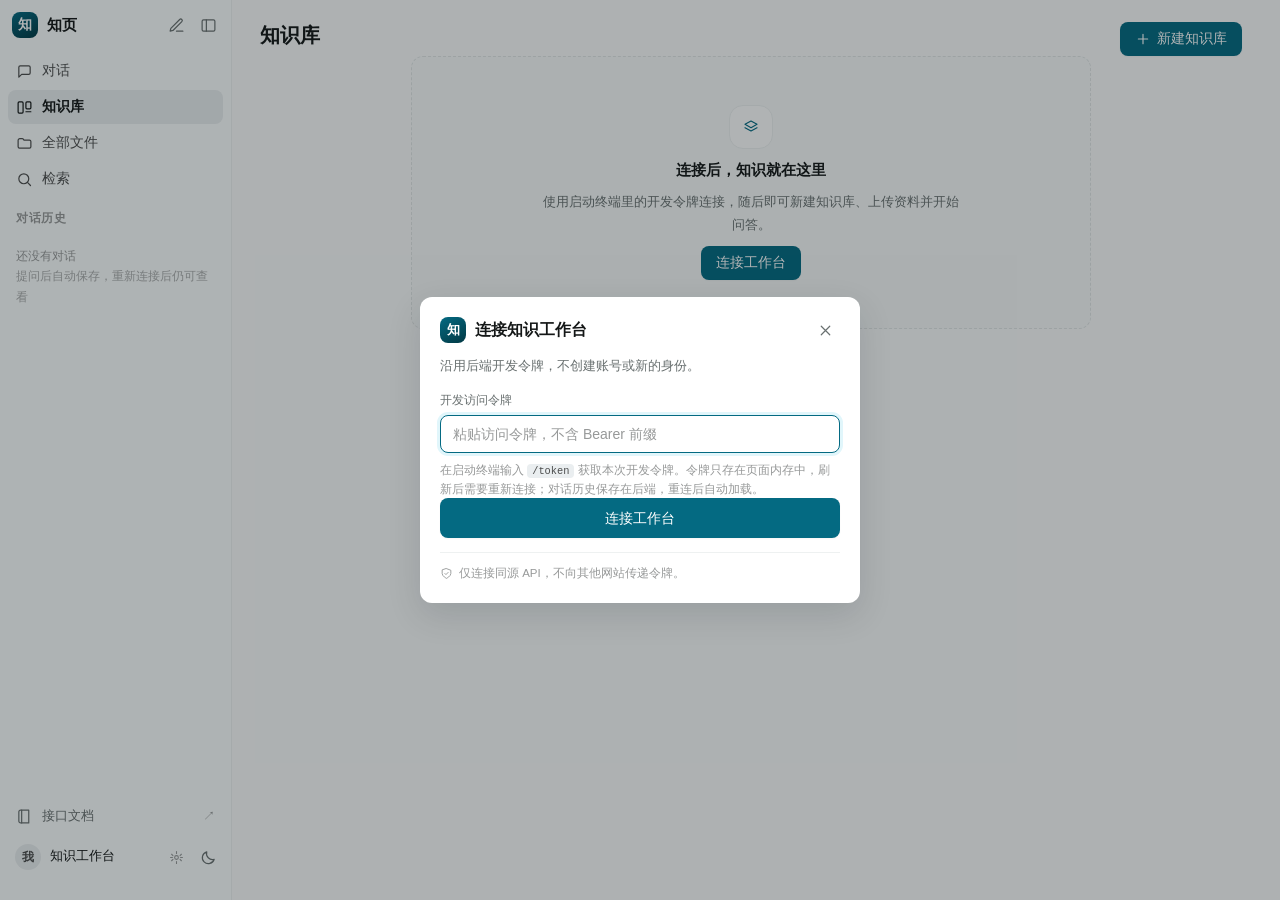
<file: frontend/index.html>
<!doctype html>
<html lang="zh-CN" data-theme="light">
<head>
  <meta charset="utf-8">
  <meta name="viewport" content="width=device-width, initial-scale=1">
  <meta http-equiv="Content-Security-Policy" content="default-src 'self'; script-src 'self'; style-src 'self'; connect-src 'self' blob:; img-src 'self' data: blob:; font-src 'self'; frame-src 'self' blob:; object-src 'none'; base-uri 'none'; form-action 'self'">
  <title>知页 · 知识工作台</title>
  <link rel="icon" href="./favicon.svg" type="image/svg+xml">
  <link rel="stylesheet" href="./style.css">
  <script type="module" src="./app.mjs"></script>
</head>
<body>
  <a class="skip" href="#content">跳到主要内容</a>

  <div class="mobile-bar">
    <button id="nav-toggle" class="icon-btn" type="button" aria-label="打开导航" data-icon="menu"></button>
    <span class="mobile-title">知页</span>
    <button id="mobile-new-chat" class="icon-btn" type="button" aria-label="新建对话" data-icon="pen"></button>
  </div>
  <div class="scrim" id="scrim" hidden></div>

  <div class="app" id="app" data-connected="false">
    <aside class="sidebar" id="sidebar" aria-label="工作台导航">
      <div class="side-head">
        <a class="brand" href="#knowledge" id="brand">
          <span class="brand-mark" aria-hidden="true">知</span>
          <span class="brand-text">知页</span>
        </a>
        <div class="side-head-actions">
          <button class="icon-btn" id="new-chat" type="button" aria-label="新建对话" title="新建对话" data-icon="pen"></button>
          <button class="icon-btn" id="collapse" type="button" aria-label="收起侧边栏" title="收起侧边栏" data-icon="panel"></button>
        </div>
      </div>

      <nav class="nav" aria-label="主导航">
        <button class="nav-item" type="button" data-page="chat"><span class="nav-icon" data-icon="chat"></span><span class="nav-text">对话</span></button>
        <button class="nav-item" type="button" data-page="knowledge"><span class="nav-icon" data-icon="library"></span><span class="nav-text">知识库</span></button>
        <button class="nav-item" type="button" data-page="files"><span class="nav-icon" data-icon="folder"></span><span class="nav-text">全部文件</span></button>
        <button class="nav-item" type="button" data-page="search"><span class="nav-icon" data-icon="search"></span><span class="nav-text">检索</span></button>
      </nav>

      <div class="side-fill">
        <section class="side-section" aria-label="对话历史">
          <div class="side-section-head">
            <span>对话历史</span>
            <span class="side-count" id="session-count"></span>
          </div>
          <div class="session-list" id="session-list"></div>
          <p class="side-empty" id="session-empty">还没有对话<br><span>提问后自动保存，重新连接后仍可查看</span></p>
        </section>
      </div>

      <div class="side-foot">
        <a class="side-link" href="/docs" target="_blank" rel="noreferrer">
          <span class="nav-icon" data-icon="book"></span><span class="nav-text">接口文档</span><span class="side-link-arrow">↗</span>
        </a>
        <div class="user-row">
          <button class="user-card" id="connection" type="button">
            <span class="avatar" aria-hidden="true">我</span>
            <span class="user-meta"><strong id="connection-label">知识工作台</strong></span>
            <span class="user-cog" data-icon="settings" aria-hidden="true"></span>
          </button>
          <button class="icon-btn" id="theme-toggle" type="button" aria-label="切换深浅色" title="切换深浅色" data-icon="moon"></button>
        </div>
      </div>
    </aside>

    <main id="content" class="main" tabindex="-1"></main>
  </div>

  <div id="notice" role="status" aria-live="polite" hidden></div>

  <dialog id="connection-dialog" class="modal" tabindex="-1">
    <form id="connection-form" class="modal-card">
      <div class="modal-head">
        <div class="modal-title"><span class="modal-mark" aria-hidden="true">知</span><h2>连接知识工作台</h2></div>
        <button type="button" class="icon-btn" data-close aria-label="关闭连接窗口" data-icon="x"></button>
      </div>
      <p class="modal-desc">沿用后端开发令牌，不创建账号或新的身份。</p>
      <label class="field-label" for="token">开发访问令牌</label>
      <input id="token" class="input" type="password" autocomplete="off" placeholder="粘贴访问令牌，不含 Bearer 前缀" required>
      <p class="field-hint">在启动终端输入 <code>/token</code> 获取本次开发令牌。令牌只存在页面内存中，刷新后需要重新连接；对话历史保存在后端，重连后自动加载。</p>
      <p id="connect-error" class="error-text" role="alert"></p>
      <button class="btn primary full" id="connect-submit" type="submit">连接工作台</button>
      <p class="modal-note"><span data-icon="shield"></span>仅连接同源 API，不向其他网站传递令牌。</p>
    </form>
  </dialog>

  <dialog id="action-dialog" class="modal" tabindex="-1">
    <form id="action-form" class="modal-card">
      <div class="modal-head">
        <h2 id="action-title"></h2>
        <button type="button" class="icon-btn" data-close aria-label="关闭操作窗口" data-icon="x"></button>
      </div>
      <p id="action-description" class="modal-desc"></p>
      <label class="field-label" id="action-label" for="action-input">知识库名称</label>
      <input id="action-input" class="input" maxlength="200" autocomplete="off">
      <p id="action-error" class="error-text" role="alert"></p>
      <div class="modal-actions">
        <button type="button" class="btn ghost" data-close>取消</button>
        <button id="action-submit" class="btn primary" type="submit">确认</button>
      </div>
    </form>
  </dialog>

  <dialog id="source-dialog" class="drawer" tabindex="-1">
    <header class="drawer-head">
      <div><span class="eyebrow">引用原文</span><h2>证据片段</h2></div>
      <button type="button" class="icon-btn" data-close aria-label="关闭引用原文" data-icon="x"></button>
    </header>
    <div class="drawer-body" id="source-content"></div>
  </dialog>

  <dialog id="chunks-dialog" class="drawer wide" tabindex="-1">
    <header class="drawer-head">
      <div><span class="eyebrow">分块视图</span><h2>分段结果</h2></div>
      <button type="button" class="icon-btn" data-close aria-label="关闭分块结果" data-icon="x"></button>
    </header>
    <div class="drawer-body" id="chunks-content"></div>
  </dialog>
</body>
</html>
</file>
<file: frontend/style.css>
/* ==========================================================================
   知页 · 设计令牌
   参考 Yuxi 的配色与密度：teal 主色、暖金辅助色、中性灰阶、小圆角、轻阴影。
   ========================================================================== */
:root {
  --font: -apple-system, BlinkMacSystemFont, "Noto Sans SC", "HarmonyOS Sans SC",
    "Segoe UI", "Roboto", "Helvetica Neue", Arial, sans-serif;
  --mono: "SFMono-Regular", "JetBrains Mono", Consolas, "Liberation Mono", monospace;

  --r-xs: 4px;
  --r-sm: 6px;
  --r-md: 8px;
  --r-lg: 12px;
  --r-xl: 16px;
  --r-pill: 999px;

  --bg: #fbfcfc;
  --bg-sidebar: #fcfefe;
  --surface: #ffffff;
  --surface-subtle: #f8fafa;
  --surface-hover: #f3f6f6;
  --surface-active: #eaeef0;

  --border: #e2e6e6;
  --border-soft: #eef1f1;

  --text: #141717;
  --text-2: #4c4d4d;
  --text-3: #697070;
  --text-4: #979999;

  --accent: #046a82;
  --accent-strong: #035065;
  --accent-ink: #023944;
  --accent-soft: #e1f6fb;
  --accent-line: #a3d8e8;

  --gold: #a97e2b;
  --gold-soft: #faf3e2;

  --success: #389e0d;
  --success-soft: #f0f9eb;
  --info: #096dd9;
  --info-soft: #eaf4ff;
  --warn: #b97708;
  --warn-soft: #fffbe6;
  --danger: #cf1322;
  --danger-soft: #fff2f0;

  --toast-bg: #141717;
  --toast-ink: #ffffff;
  --scrim: rgba(10, 20, 22, 0.32);

  --sh-1: 0 1px 2px rgba(4, 20, 24, 0.04);
  --sh-2: 0 4px 14px rgba(4, 20, 24, 0.07);
  --sh-3: 0 12px 34px rgba(4, 20, 24, 0.12);
  --sh-pop: 0 10px 30px rgba(4, 20, 24, 0.14), 0 1px 4px rgba(4, 20, 24, 0.06);

  --sidebar-w: 232px;
  --sidebar-rail: 56px;
  --chat-max: 812px;
  --page-max: 1240px;
}

html[data-theme="dark"] {
  --bg: #0d1011;
  --bg-sidebar: #0a0d0e;
  --surface: #141819;
  --surface-subtle: #181d1e;
  --surface-hover: #1d2425;
  --surface-active: #242c2d;

  --border: #2a3233;
  --border-soft: #1f2627;

  --text: #e7ebeb;
  --text-2: #b6bdbc;
  --text-3: #8d9595;
  --text-4: #6b7373;

  --accent: #5faec2;
  --accent-strong: #82c3d6;
  --accent-ink: #d9f1f8;
  --accent-soft: #12323b;
  --accent-line: #1d4d5b;

  --gold: #d4ac5f;
  --gold-soft: #2a2416;

  --success: #6fbf4a;
  --success-soft: #172514;
  --info: #5aa2f0;
  --info-soft: #12202f;
  --warn: #d4ac5f;
  --warn-soft: #26200f;
  --danger: #ff7875;
  --danger-soft: #2b1616;

  --toast-bg: #e7ebeb;
  --toast-ink: #141717;
  --scrim: rgba(0, 0, 0, 0.55);

  --sh-1: 0 1px 2px rgba(0, 0, 0, 0.3);
  --sh-2: 0 4px 14px rgba(0, 0, 0, 0.35);
  --sh-3: 0 12px 34px rgba(0, 0, 0, 0.45);
  --sh-pop: 0 10px 30px rgba(0, 0, 0, 0.5), 0 1px 4px rgba(0, 0, 0, 0.3);
}

/* ==========================================================================
   基础
   ========================================================================== */
*,
*::before,
*::after { box-sizing: border-box; }

html, body { height: 100%; }

body {
  margin: 0;
  font-family: var(--font);
  font-size: 14px;
  line-height: 1.55;
  color: var(--text);
  background: var(--bg);
  -webkit-font-smoothing: antialiased;
  text-rendering: optimizeLegibility;
}

h1, h2, h3, h4, p, figure { margin: 0; }
button, input, select, textarea { font: inherit; color: inherit; }
button { cursor: pointer; }
a { color: inherit; text-decoration: none; }
code {
  font-family: var(--mono);
  font-size: 0.9em;
  padding: 1px 5px;
  border-radius: var(--r-xs);
  background: var(--surface-active);
  color: var(--text-2);
}

svg { display: block; flex: 0 0 auto; width: 16px; height: 16px; }
[hidden] { display: none !important; }

::selection { background: var(--accent-line); color: var(--accent-ink); }

* { scrollbar-width: thin; scrollbar-color: var(--border) transparent; }
::-webkit-scrollbar { width: 8px; height: 8px; }
::-webkit-scrollbar-thumb { background: var(--border); border-radius: 4px; }
::-webkit-scrollbar-thumb:hover { background: var(--text-4); }
::-webkit-scrollbar-track { background: transparent; }

:focus-visible {
  outline: 2px solid var(--accent);
  outline-offset: 2px;
  border-radius: var(--r-sm);
}

.skip {
  position: absolute;
  left: 12px;
  top: -48px;
  z-index: 200;
  padding: 8px 14px;
  border-radius: var(--r-md);
  background: var(--accent);
  color: #fff;
  transition: top 0.16s ease;
}
.skip:focus { top: 12px; }

.muted { color: var(--text-3); }
.tiny { font-size: 12px; }
.sr-only {
  position: absolute;
  width: 1px; height: 1px;
  padding: 0; margin: -1px;
  overflow: hidden;
  clip: rect(0 0 0 0);
  white-space: nowrap;
  border: 0;
}

/* ==========================================================================
   按钮与表单控件
   ========================================================================== */
.btn {
  display: inline-flex;
  align-items: center;
  justify-content: center;
  gap: 6px;
  height: 34px;
  padding: 0 14px;
  border: 1px solid transparent;
  border-radius: var(--r-md);
  font-size: 13.5px;
  font-weight: 550;
  line-height: 1;
  white-space: nowrap;
  background: transparent;
  color: var(--text-2);
  transition: background-color 0.16s ease, border-color 0.16s ease, color 0.16s ease,
    box-shadow 0.16s ease;
}
.btn svg { width: 16px; height: 16px; }
.btn:disabled { opacity: 0.45; cursor: not-allowed; }

.btn.primary { background: var(--accent); color: #fff; box-shadow: var(--sh-1); }
.btn.primary:hover:not(:disabled) { background: var(--accent-strong); }
html[data-theme="dark"] .btn.primary { color: #06202a; }

.btn.ghost {
  background: var(--surface);
  border-color: var(--border);
  color: var(--text-2);
}
.btn.ghost:hover:not(:disabled) {
  border-color: var(--text-4);
  color: var(--text);
  background: var(--surface-subtle);
}

.btn.quiet { height: 30px; padding: 0 10px; color: var(--text-3); }
.btn.quiet:hover:not(:disabled) { background: var(--surface-hover); color: var(--text); }

.btn.danger { background: var(--danger); color: #fff; }
html[data-theme="dark"] .btn.danger { color: #2b0b0b; }

.btn.full { width: 100%; height: 40px; font-size: 14px; }

.icon-btn {
  display: inline-flex;
  align-items: center;
  justify-content: center;
  width: 30px;
  height: 30px;
  padding: 0;
  border: 0;
  border-radius: var(--r-md);
  background: transparent;
  color: var(--text-3);
  transition: background-color 0.16s ease, color 0.16s ease;
}
.icon-btn svg { width: 17px; height: 17px; }
.icon-btn:hover { background: var(--surface-hover); color: var(--text); }

.input {
  width: 100%;
  height: 38px;
  padding: 0 12px;
  border: 1px solid var(--border);
  border-radius: var(--r-md);
  background: var(--surface);
  color: var(--text);
  font-size: 14px;
  transition: border-color 0.16s ease, box-shadow 0.16s ease;
}
.input::placeholder { color: var(--text-4); }
.input:focus {
  outline: none;
  border-color: var(--accent);
  box-shadow: 0 0 0 3px var(--accent-soft);
}

select.input {
  appearance: none;
  padding-right: 28px;
  background-image: linear-gradient(45deg, transparent 50%, currentColor 50%),
    linear-gradient(135deg, currentColor 50%, transparent 50%);
  background-position: calc(100% - 15px) 16px, calc(100% - 10px) 16px;
  background-size: 5px 5px, 5px 5px;
  background-repeat: no-repeat;
  cursor: pointer;
}

.field-label {
  display: block;
  margin: 14px 0 6px;
  font-size: 12.5px;
  font-weight: 550;
  color: var(--text-2);
}
.field-hint { margin-top: 8px; font-size: 12px; line-height: 1.6; color: var(--text-4); }
.error-text {
  margin: 8px 0 0;
  font-size: 12.5px;
  line-height: 1.6;
  color: var(--danger);
  white-space: pre-wrap;
}
.error-text:empty { display: none; }
.warning-text {
  margin: 8px 0 0;
  font-size: 12.5px;
  line-height: 1.6;
  color: var(--warn);
}

/* ==========================================================================
   应用骨架
   ========================================================================== */
.app {
  display: flex;
  height: 100dvh;
  overflow: hidden;
  background: var(--bg);
}

.sidebar {
  position: relative;
  display: flex;
  flex-direction: column;
  flex: 0 0 var(--sidebar-w);
  width: var(--sidebar-w);
  background: var(--bg-sidebar);
  border-right: 1px solid var(--border-soft);
  user-select: none;
  overflow: hidden;
  transition: width 0.18s ease, flex-basis 0.18s ease;
  z-index: 30;
}

.side-head {
  display: flex;
  align-items: center;
  justify-content: space-between;
  gap: 6px;
  height: 38px;
  margin-top: 6px;
  padding: 0 8px;
}

.brand {
  display: flex;
  align-items: center;
  gap: 9px;
  min-width: 0;
  padding: 0 4px;
  border-radius: var(--r-md);
}
.brand-mark {
  display: grid;
  place-items: center;
  width: 26px;
  height: 26px;
  flex: 0 0 26px;
  border-radius: 8px;
  background: linear-gradient(150deg, var(--accent), var(--accent-ink));
  color: #fff;
  font-size: 14px;
  font-weight: 650;
  letter-spacing: 0.02em;
}
html[data-theme="dark"] .brand-mark { color: #06202a; }
.brand-text {
  font-size: 15px;
  font-weight: 650;
  letter-spacing: 0.01em;
  color: var(--text);
  white-space: nowrap;
  overflow: hidden;
}

.side-head-actions { display: inline-flex; align-items: center; gap: 2px; }

.nav {
  display: flex;
  flex-direction: column;
  gap: 2px;
  margin-top: 10px;
  padding: 0 8px;
}

.nav-item {
  display: flex;
  align-items: center;
  gap: 9px;
  width: 100%;
  height: 34px;
  padding: 0 8px;
  border: 0;
  border-radius: var(--r-md);
  background: transparent;
  color: var(--text-2);
  font-size: 13.5px;
  font-weight: 500;
  text-align: left;
  transition: background-color 0.16s ease, color 0.16s ease;
}
.nav-item:hover { background: var(--surface-hover); color: var(--text); }
.nav-item.active { background: var(--surface-active); color: var(--text); font-weight: 600; }
.nav-icon { display: inline-flex; align-items: center; justify-content: center; width: 17px; height: 17px; color: currentColor; }
.nav-icon svg { width: 17px; height: 17px; }
.nav-text {
  min-width: 0;
  overflow: hidden;
  text-overflow: ellipsis;
  white-space: nowrap;
}

.side-fill {
  display: flex;
  flex-direction: column;
  flex: 1 1 0;
  min-height: 0;
  margin-top: 14px;
  overflow: hidden;
}

.side-section { display: flex; flex-direction: column; min-height: 0; padding: 0 8px; }
.side-section-head {
  display: flex;
  align-items: center;
  justify-content: space-between;
  padding: 0 8px 6px;
  font-size: 11.5px;
  font-weight: 600;
  letter-spacing: 0.06em;
  color: var(--text-4);
}
.side-count { font-size: 11px; font-weight: 500; letter-spacing: 0; }

.session-list {
  display: flex;
  flex-direction: column;
  gap: 1px;
  overflow-y: auto;
  padding-bottom: 8px;
}

.session-item {
  display: flex;
  align-items: center;
  gap: 8px;
  height: 32px;
  padding: 0 8px;
  border: 0;
  border-radius: var(--r-md);
  background: transparent;
  color: var(--text-2);
  font-size: 13px;
  text-align: left;
  transition: background-color 0.16s ease, color 0.16s ease;
}
.session-item span {
  overflow: hidden;
  text-overflow: ellipsis;
  white-space: nowrap;
}
.session-item svg { width: 14px; height: 14px; color: var(--text-4); }
.session-item:hover { background: var(--surface-hover); color: var(--text); }
.session-item.active { background: var(--surface-active); color: var(--text); font-weight: 550; }
.session-row { display: flex; align-items: center; gap: 2px; }
.session-row > .session-item { flex: 1 1 auto; min-width: 0; }
.session-del {
  flex: 0 0 auto;
  width: 26px;
  height: 26px;
  display: none;
  align-items: center;
  justify-content: center;
  border: 0;
  border-radius: var(--r-sm);
  background: transparent;
  color: var(--text-4);
}
.session-row:hover .session-del, .session-del:focus-visible { display: inline-flex; }
.session-del:hover { background: var(--danger-soft, #fdeceb); color: var(--danger, #b3261e); }
.session-del svg { width: 14px; height: 14px; }

.session-item .dot { width: 5px; height: 5px; border-radius: 50%; background: var(--accent); flex: 0 0 5px; }

.side-empty {
  padding: 4px 8px 8px;
  font-size: 12px;
  line-height: 1.7;
  color: var(--text-4);
}
.side-empty span { color: var(--text-4); opacity: 0.8; }

.side-foot {
  flex: 0 0 auto;
  margin-top: auto;
  padding: 0 8px 8px;
}

.side-link {
  display: flex;
  align-items: center;
  gap: 9px;
  height: 32px;
  padding: 0 8px;
  border-radius: var(--r-md);
  color: var(--text-3);
  font-size: 13px;
  margin-bottom: 4px;
}
.side-link:hover { background: var(--surface-hover); color: var(--text); }
.side-link-arrow { margin-left: auto; font-size: 12px; color: var(--text-4); }

.user-row { display: flex; align-items: center; gap: 2px; }

.user-card {
  display: flex;
  align-items: center;
  gap: 9px;
  flex: 1 1 auto;
  min-width: 0;
  height: 42px;
  padding: 0 6px;
  border: 1px solid transparent;
  border-radius: var(--r-md);
  background: transparent;
  text-align: left;
  transition: background-color 0.16s ease, border-color 0.16s ease;
}
.user-card:hover { background: var(--surface-hover); border-color: var(--border-soft); }
.avatar {
  display: grid;
  place-items: center;
  width: 26px;
  height: 26px;
  flex: 0 0 26px;
  border-radius: 50%;
  background: var(--surface-active);
  color: var(--text-2);
  font-size: 12px;
  font-weight: 600;
}
.user-meta { display: flex; flex-direction: column; min-width: 0; }
.user-meta strong {
  font-size: 12.5px;
  font-weight: 550;
  color: var(--text);
  overflow: hidden;
  text-overflow: ellipsis;
  white-space: nowrap;
}
.user-meta small { font-size: 11px; color: var(--text-4); }
.user-cog { display: inline-flex; margin-left: auto; color: var(--text-4); }
.user-cog svg { width: 15px; height: 15px; }

/* 收起为图标栏 */
.app.collapsed .sidebar { flex-basis: var(--sidebar-rail); width: var(--sidebar-rail); }
.app.collapsed .brand-text,
.app.collapsed .nav-text,
.app.collapsed .side-fill,
.app.collapsed .side-link .nav-text,
.app.collapsed .side-link-arrow,
.app.collapsed .user-meta,
.app.collapsed .user-cog,
.app.collapsed #theme-toggle,
.app.collapsed #new-chat { display: none; }
.app.collapsed .side-head { justify-content: center; padding: 0; }
.app.collapsed .brand { display: none; }
.app.collapsed .side-head-actions { display: inline-flex; }
.app.collapsed #new-chat { display: none; }
.app.collapsed .nav { padding: 0 8px; }
.app.collapsed .nav-item { justify-content: center; padding: 0; }
.app.collapsed .side-link { justify-content: center; padding: 0; }
.app.collapsed .user-card { justify-content: center; padding: 0; }
.app.collapsed .user-row { justify-content: center; }

.main {
  flex: 1 1 auto;
  min-width: 0;
  height: 100%;
  overflow-y: auto;
  overflow-x: hidden;
  /* 常驻滚动条槽位：长短页面切换时内容宽度不变，页头左边线才不会左右跳 */
  scrollbar-gutter: stable;
  background: var(--bg);
}
.main:focus { outline: none; }

/* 移动端 */
.mobile-bar { display: none; }
.scrim {
  position: fixed;
  inset: 0;
  z-index: 25;
  background: var(--scrim);
  backdrop-filter: blur(1px);
}

/* ==========================================================================
   页面通用
   ========================================================================== */
.page {
  width: 100%;
  max-width: var(--page-max);
  margin: 0 auto;
  padding: 22px 28px 48px;
}

.page-head {
  display: flex;
  align-items: flex-start;
  justify-content: space-between;
  gap: 16px;
  flex-wrap: wrap;
}
.page-head h1 {
  font-size: 20px;
  font-weight: 650;
  letter-spacing: -0.01em;
  line-height: 1.3;
}
.page-head p {
  margin-top: 6px;
  font-size: 13px;
  color: var(--text-3);
}
.head-actions { display: flex; align-items: center; gap: 8px; flex-wrap: wrap; }

.crumbs {
  display: flex;
  align-items: center;
  gap: 6px;
  min-height: 28px;
  margin-bottom: 10px;
  font-size: 12.5px;
  color: var(--text-4);
}
.crumbs button {
  display: inline-flex;
  align-items: center;
  gap: 5px;
  height: 24px;
  padding: 0 6px;
  margin-left: -6px;
  border: 0;
  border-radius: var(--r-sm);
  background: transparent;
  color: var(--text-3);
  font-size: 12.5px;
}
.crumbs button:hover { background: var(--surface-hover); color: var(--text); }
.crumbs .sep { color: var(--text-4); opacity: 0.55; }
.crumbs strong { font-weight: 550; color: var(--text-2); }

.tabs {
  display: flex;
  align-items: center;
  gap: 22px;
  margin-top: 14px;
  border-bottom: 1px solid var(--border-soft);
}
.tab {
  padding: 9px 1px;
  margin-bottom: -1px;
  border: 0;
  border-bottom: 2px solid transparent;
  background: transparent;
  color: var(--text-3);
  font-size: 13.5px;
  font-weight: 500;
  transition: color 0.16s ease, border-color 0.16s ease;
}
.tab:hover { color: var(--text); }
.tab.active { color: var(--text); font-weight: 600; border-bottom-color: var(--accent); }
.tab .count { margin-left: 6px; font-size: 11.5px; color: var(--text-4); }

.shoulder {
  display: flex;
  align-items: center;
  gap: 10px;
  flex-wrap: wrap;
  margin: 16px 0 16px;
}
.shoulder .spacer { flex: 1 1 auto; }

.search-field {
  display: inline-flex;
  align-items: center;
  gap: 8px;
  height: 34px;
  padding: 0 10px;
  border: 1px solid var(--border);
  border-radius: var(--r-md);
  background: var(--surface);
  color: var(--text-4);
  transition: border-color 0.16s ease, box-shadow 0.16s ease;
  min-width: 0;
}
.search-field:focus-within { border-color: var(--accent); box-shadow: 0 0 0 3px var(--accent-soft); }
.search-field svg { width: 15px; height: 15px; }
.search-field input {
  width: 210px;
  max-width: 46vw;
  border: 0;
  outline: none;
  background: transparent;
  font-size: 13.5px;
  color: var(--text);
}
.search-field input::placeholder { color: var(--text-4); }

.count-note { font-size: 12.5px; color: var(--text-4); }

/* 空态 */
.empty {
  display: flex;
  flex-direction: column;
  align-items: center;
  gap: 10px;
  max-width: 680px;
  margin: 0 auto;
  padding: 48px 24px;
  text-align: center;
  border: 1px dashed var(--border);
  border-radius: var(--r-lg);
  background: var(--surface-subtle);
}
.empty-mark {
  display: grid;
  place-items: center;
  width: 44px;
  height: 44px;
  border-radius: 14px;
  background: var(--surface);
  border: 1px solid var(--border-soft);
  color: var(--accent);
}
.empty h3 { font-size: 14.5px; font-weight: 600; }
.empty p { max-width: 420px; font-size: 13px; line-height: 1.7; color: var(--text-3); }

.loading {
  display: flex;
  align-items: center;
  gap: 8px;
  padding: 26px 4px;
  font-size: 13px;
  color: var(--text-3);
}
.spinner {
  width: 14px;
  height: 14px;
  border: 2px solid var(--border);
  border-top-color: var(--accent);
  border-radius: 50%;
  animation: spin 0.8s linear infinite;
}
@keyframes spin { to { transform: rotate(360deg); } }

.error-box {
  display: flex;
  flex-direction: column;
  gap: 4px;
  padding: 10px 14px;
  border: 1px solid var(--danger-soft);
  border-left: 3px solid var(--danger);
  border-radius: var(--r-md);
  background: var(--danger-soft);
  color: var(--danger);
  font-size: 13px;
  line-height: 1.65;
}
.error-box small { font-size: 11.5px; opacity: 0.8; }

.notice-line {
  display: flex;
  align-items: flex-start;
  gap: 8px;
  padding: 9px 12px;
  border-radius: var(--r-md);
  background: var(--surface-subtle);
  border: 1px solid var(--border-soft);
  color: var(--text-3);
  font-size: 12.5px;
  line-height: 1.65;
}
.notice-line.warn { background: var(--warn-soft); border-color: transparent; color: var(--warn); }
.file-error-line { align-items: center; margin-bottom: 14px; }
.file-status {
  display: flex;
  align-items: center;
  gap: 8px;
  margin: -4px 0 12px;
  font-size: 12px;
  color: var(--text-4);
}
.file-error-line .link-btn { margin-left: auto; flex: 0 0 auto; color: var(--warn); }

/* ==========================================================================
   知识库卡片
   ========================================================================== */
.card-grid {
  display: grid;
  grid-template-columns: repeat(auto-fill, minmax(264px, 1fr));
  gap: 14px;
}

.kb-card {
  position: relative;
  display: flex;
  flex-direction: column;
  gap: 9px;
  min-width: 0;
  padding: 15px 16px 14px;
  border: 1px solid var(--border-soft);
  border-radius: 14px;
  background: var(--surface);
  box-shadow: var(--sh-1);
  transition: border-color 0.18s ease, box-shadow 0.18s ease, transform 0.18s ease;
}
.kb-card:hover {
  border-color: var(--border);
  box-shadow: var(--sh-2);
  transform: translateY(-1px);
}
.card-top { display: flex; align-items: flex-start; justify-content: space-between; gap: 8px; }
.card-icon {
  display: grid;
  place-items: center;
  width: 38px;
  height: 38px;
  border-radius: 11px;
  background: var(--accent-soft);
  color: var(--accent);
}
.card-icon svg { width: 19px; height: 19px; }
.card-icon.tone-1 { background: var(--gold-soft); color: var(--gold); }
.card-icon.tone-2 { background: var(--surface-active); color: var(--text-2); }

.card-open {
  display: block;
  max-width: 100%;
  padding: 0;
  border: 0;
  background: none;
  color: var(--text);
  font-size: 14.5px;
  font-weight: 600;
  text-align: left;
  line-height: 1.45;
  overflow: hidden;
  text-overflow: ellipsis;
  white-space: nowrap;
}
.card-open:hover { color: var(--accent); }

.card-sub { font-size: 12px; color: var(--text-4); }
.card-foot {
  display: flex;
  align-items: center;
  gap: 6px;
  flex-wrap: wrap;
  margin-top: 2px;
}
.tag {
  display: inline-flex;
  align-items: center;
  gap: 4px;
  height: 20px;
  padding: 0 7px;
  border-radius: var(--r-xs);
  background: var(--accent-soft);
  color: var(--accent-ink);
  font-size: 11.5px;
  font-weight: 500;
  white-space: nowrap;
}
html[data-theme="dark"] .tag { color: var(--accent); }
.tag.gray { background: var(--surface-active); color: var(--text-3); }

.card-menu-btn { position: absolute; top: 10px; right: 8px; opacity: 0; transition: opacity 0.16s ease; }
.kb-card:hover .card-menu-btn,
.card-menu-btn:focus-visible { opacity: 1; }

/* ==========================================================================
   表格
   ========================================================================== */
.table-wrap {
  border: 1px solid var(--border-soft);
  border-radius: var(--r-lg);
  background: var(--surface);
  overflow: hidden;
}
.table-scroll { overflow-x: auto; }
/* 空态已经自带虚线框，外层再包一层卡片会出现双重边框 */
.table-wrap > .empty { border: 0; background: transparent; }

.document-table {
  width: 100%;
  min-width: 620px;
  border-collapse: collapse;
  font-size: 13.5px;
}
.document-table thead th {
  padding: 9px 16px;
  background: var(--surface-subtle);
  border-bottom: 1px solid var(--border-soft);
  color: var(--text-4);
  font-size: 11.5px;
  font-weight: 600;
  letter-spacing: 0.04em;
  text-align: left;
  white-space: nowrap;
}
.document-table tbody td {
  padding: 11px 16px;
  border-bottom: 1px solid var(--border-soft);
  vertical-align: middle;
}
.document-table tbody tr:last-child td { border-bottom: 0; }
.document-table tbody tr { transition: background-color 0.14s ease; }
.document-table tbody tr:hover { background: var(--surface-subtle); }

.file-cell { display: flex; align-items: center; gap: 10px; min-width: 0; }
.file-ico {
  display: grid;
  place-items: center;
  width: 30px;
  height: 30px;
  flex: 0 0 30px;
  border-radius: 8px;
  background: var(--surface-active);
  color: var(--text-3);
}
.file-ico svg { width: 15px; height: 15px; }
.file-meta { display: flex; flex-direction: column; min-width: 0; }
.file-name {
  font-weight: 550;
  color: var(--text);
  overflow: hidden;
  text-overflow: ellipsis;
  white-space: nowrap;
}
.file-sub { font-size: 11.5px; color: var(--text-4); }

.status {
  display: inline-flex;
  align-items: center;
  gap: 6px;
  height: 22px;
  padding: 0 8px;
  border-radius: var(--r-pill);
  background: var(--surface-active);
  color: var(--text-3);
  font-size: 12px;
  font-weight: 500;
  white-space: nowrap;
}
.status i { width: 5px; height: 5px; border-radius: 50%; background: currentColor; }
.status.succeeded { background: var(--success-soft); color: var(--success); }
.status.running { background: var(--info-soft); color: var(--info); }
.status.running i { animation: pulse 1.3s ease-in-out infinite; }
.status.queued { background: var(--warn-soft); color: var(--warn); }
.status.failed { background: var(--danger-soft); color: var(--danger); }
@keyframes pulse { 50% { opacity: 0.25; } }

.status-detail { display: block; margin-top: 3px; font-size: 11.5px; color: var(--danger); }

.version-cell { color: var(--text-2); font-variant-numeric: tabular-nums; }
.version-cell small { display: block; color: var(--text-4); font-size: 11.5px; }

.row-actions { display: flex; align-items: center; gap: 2px; flex-wrap: wrap; }
.link-btn {
  padding: 3px 6px;
  border: 0;
  border-radius: var(--r-sm);
  background: transparent;
  color: var(--text-3);
  font-size: 12.5px;
  white-space: nowrap;
  transition: background-color 0.14s ease, color 0.14s ease;
}
.link-btn:hover { background: var(--surface-active); color: var(--text); }
.link-btn:disabled { opacity: 0.4; cursor: not-allowed; }
.link-btn.danger { color: var(--danger); }
.link-btn.danger:hover { background: var(--danger-soft); }

/* 统计条 */
.stat-row {
  display: grid;
  grid-template-columns: repeat(auto-fit, minmax(150px, 1fr));
  gap: 12px;
  margin-bottom: 18px;
}
.stat-card {
  padding: 13px 15px;
  border: 1px solid var(--border-soft);
  border-radius: var(--r-lg);
  background: var(--surface);
}
.stat-card span { display: block; font-size: 12px; color: var(--text-4); }
.stat-card strong { display: block; margin-top: 4px; font-size: 20px; font-weight: 650; letter-spacing: -0.01em; }
.stat-card small { display: block; margin-top: 2px; font-size: 11.5px; color: var(--text-4); }

/* ==========================================================================
   上传区
   ========================================================================== */
.upload-zone {
  display: flex;
  align-items: center;
  justify-content: space-between;
  gap: 14px;
  flex-wrap: wrap;
  padding: 14px 16px;
  margin-bottom: 16px;
  border: 1px dashed var(--border);
  border-radius: var(--r-lg);
  background: var(--surface-subtle);
  transition: border-color 0.16s ease, background-color 0.16s ease;
}
.upload-zone.dragging { border-color: var(--accent); background: var(--accent-soft); }
.upload-copy { display: flex; align-items: center; gap: 12px; min-width: 0; }
.upload-mark {
  display: grid;
  place-items: center;
  width: 34px;
  height: 34px;
  flex: 0 0 34px;
  border-radius: 10px;
  background: var(--surface);
  border: 1px solid var(--border-soft);
  color: var(--accent);
}
.upload-copy strong { display: block; font-size: 13.5px; font-weight: 600; }
.upload-copy p { margin-top: 2px; font-size: 12px; color: var(--text-4); }
.upload-actions { display: flex; align-items: center; gap: 8px; }
.upload-actions .parser-choice { width: auto; min-width: 148px; flex-shrink: 0; }
.status-detail { max-width: 270px; white-space: normal; line-height: 1.5; }
.upload-feedback { display: flex; flex-direction: column; gap: 6px; margin: -6px 0 16px; }
.upload-feedback p { font-size: 12.5px; color: var(--text-3); }
.upload-feedback p.warning { color: var(--warn); }

/* ==========================================================================
   对话页
   ========================================================================== */
.chat-view {
  display: flex;
  flex-direction: column;
  height: 100%;
  min-height: 0;
}

.chat-head {
  display: flex;
  align-items: center;
  justify-content: space-between;
  gap: 12px;
  height: 52px;
  flex: 0 0 52px;
  padding: 0 20px;
  border-bottom: 1px solid var(--border-soft);
  background: var(--bg);
}
.chat-head-left { display: flex; align-items: center; gap: 10px; min-width: 0; }
.chat-title {
  min-width: 0;
  max-width: 42vw;
  font-size: 14px;
  font-weight: 600;
  color: var(--text);
  overflow: hidden;
  text-overflow: ellipsis;
  white-space: nowrap;
}
.chat-tag {
  display: inline-flex;
  align-items: center;
  height: 20px;
  padding: 0 7px;
  border-radius: var(--r-xs);
  background: var(--surface-active);
  color: var(--text-3);
  font-size: 11px;
  white-space: nowrap;
}
.chat-head-right { display: flex; align-items: center; gap: 6px; }

.scope-btn {
  display: inline-flex;
  align-items: center;
  gap: 6px;
  max-width: 260px;
  height: 30px;
  padding: 0 8px 0 10px;
  border: 1px solid var(--border);
  border-radius: var(--r-md);
  background: var(--surface);
  color: var(--text-2);
  font-size: 12.5px;
}
.scope-btn:hover { border-color: var(--text-4); color: var(--text); }
.scope-btn .scope-label { overflow: hidden; text-overflow: ellipsis; white-space: nowrap; }
.scope-btn svg { width: 14px; height: 14px; color: var(--text-4); }

.chat-scroll {
  flex: 1 1 auto;
  min-height: 0;
  overflow-y: auto;
  overflow-x: hidden;
  scroll-behavior: smooth;
}
.chat-column {
  width: 100%;
  max-width: var(--chat-max);
  margin: 0 auto;
  padding: 4px 26px 8px;
}

.chat-hero {
  display: flex;
  flex-direction: column;
  align-items: center;
  gap: 6px;
  padding: 64px 0 44px;
  text-align: center;
}
.chat-hero.compact { padding: 36px 0 24px; }
.hero-mark {
  display: grid;
  place-items: center;
  width: 50px;
  height: 50px;
  margin-bottom: 10px;
  border-radius: 16px;
  background: var(--accent-soft);
  color: var(--accent);
}
.hero-mark svg { width: 24px; height: 24px; }
.chat-hero h2 { font-size: 21px; font-weight: 650; letter-spacing: -0.015em; }
.chat-hero p { font-size: 13.5px; color: var(--text-3); line-height: 1.7; }

.hero-suggestions {
  display: flex;
  flex-wrap: wrap;
  gap: 8px;
  justify-content: center;
  margin-top: 18px;
}
.suggestion {
  display: inline-flex;
  align-items: center;
  gap: 6px;
  max-width: 100%;
  padding: 8px 14px;
  border: 1px solid var(--border-soft);
  border-radius: var(--r-pill);
  background: var(--surface);
  color: var(--text-2);
  font-size: 12.5px;
  line-height: 1.4;
  transition: border-color 0.16s ease, color 0.16s ease, background-color 0.16s ease;
}
.suggestion:hover { border-color: var(--accent-line); color: var(--accent); background: var(--surface-subtle); }
.suggestion svg { width: 13px; height: 13px; color: var(--text-4); }

.thread { display: flex; flex-direction: column; }
.turn { padding: 18px 0; }
.turn + .turn { border-top: 1px solid var(--border-soft); }
.turn-index {
  display: flex;
  align-items: center;
  gap: 8px;
  margin: 6px 0 14px;
  font-size: 11.5px;
  color: var(--text-4);
}
.turn-index::after { content: ""; flex: 1 1 auto; height: 1px; background: var(--border-soft); }

.user-row { display: flex; justify-content: flex-end; margin-bottom: 14px; }
.user-bubble {
  max-width: 86%;
  padding: 9px 15px;
  border-radius: var(--r-lg);
  background: var(--accent-soft);
  color: var(--accent-ink);
  font-size: 14.5px;
  line-height: 1.65;
  white-space: pre-wrap;
  overflow-wrap: anywhere;
}
html[data-theme="dark"] .user-bubble { color: var(--text); }

.answer-message { display: flex; flex-direction: column; gap: 10px; }
.answer-head {
  display: flex;
  align-items: center;
  gap: 8px;
  font-size: 12px;
  color: var(--text-4);
}
.answer-avatar {
  display: grid;
  place-items: center;
  width: 22px;
  height: 22px;
  border-radius: 7px;
  background: var(--accent-soft);
  color: var(--accent);
}
.answer-avatar svg { width: 13px; height: 13px; }
.answer-head strong { font-size: 12.5px; font-weight: 600; color: var(--text-2); }
.answer-head .meta { color: var(--text-4); }
.answer-body {
  font-size: 15px;
  line-height: 1.8;
  color: var(--text);
  white-space: pre-wrap;
  overflow-wrap: anywhere;
}
.answer-body.none { color: var(--text-3); }

/* 流式回答：阶段列表只在生成过程中出现，结束后由正式答案块替代。 */
.stages {
  display: flex;
  flex-direction: column;
  gap: 6px;
  margin-left: 7px;
  padding: 2px 0 2px 14px;
  border-left: 2px solid var(--border);
}
.stage {
  display: flex;
  align-items: center;
  gap: 8px;
  font-size: 12.5px;
  line-height: 1.5;
  color: var(--text-3);
}
.stage-mark {
  display: grid;
  place-items: center;
  width: 14px;
  height: 14px;
  flex: 0 0 auto;
  color: var(--text-4);
}
.stage-mark svg { width: 13px; height: 13px; }
.stage.done .stage-mark { color: var(--success); }
.stage.failed .stage-mark { color: var(--danger); }
.stage-label { color: var(--text-2); }
.stage.active .stage-label { color: var(--text); }
.stage-detail {
  color: var(--text-4);
  font-size: 12px;
  overflow: hidden;
  text-overflow: ellipsis;
  white-space: nowrap;
}
.answer-body.streaming::after {
  content: '';
  display: inline-block;
  width: 6px;
  height: 14px;
  margin-left: 2px;
  border-radius: 1px;
  background: var(--accent);
  vertical-align: -2px;
  animation: caret 1s steps(2, start) infinite;
}
@keyframes caret { 50% { opacity: 0; } }
/* 执行过程：生成中默认展开，结束后折叠成一行入口，阶段数据不丢。 */
.exec {
  display: flex;
  flex-direction: column;
  gap: 6px;
}
.exec-toggle {
  display: flex;
  align-items: center;
  gap: 6px;
  align-self: flex-start;
  padding: 2px 0;
  border: 0;
  background: transparent;
  color: var(--text-4);
  font-size: 12px;
  line-height: 1.6;
  transition: color 0.16s ease;
}
.exec-toggle:hover { color: var(--accent); }
.exec-mark { display: grid; place-items: center; width: 14px; height: 14px; }
.exec-mark svg { width: 13px; height: 13px; }
.exec[data-status="completed"] .exec-mark { color: var(--success); }
.exec[data-status="error"] .exec-mark { color: var(--danger); }
.exec[data-status="stopped"] .exec-mark { color: var(--text-4); }
.exec[data-status="running"] .exec-mark { color: var(--accent); }
.exec-title { color: var(--text-2); }
.exec-hint { color: var(--text-4); }
.exec-chevron { display: grid; place-items: center; width: 12px; height: 12px; transition: transform 0.16s ease; }
.exec-chevron svg { width: 12px; height: 12px; }
.exec-toggle[aria-expanded="false"] .exec-chevron { transform: rotate(-90deg); }
.stage-dot {
  width: 7px;
  height: 7px;
  border: 1.5px solid var(--text-4);
  border-radius: 50%;
}
/* 停止后保留的正文：未通过引用校验，颜色略淡以示区别。 */
.answer-body.paused { color: var(--text-2); }

.answer-foot { display: flex; flex-direction: column; gap: 10px; }
.citations { display: flex; flex-wrap: wrap; gap: 8px; }
.citations-label { font-size: 11.5px; color: var(--text-4); margin-bottom: -4px; }
.citation-chip {
  display: inline-flex;
  align-items: center;
  gap: 7px;
  max-width: 100%;
  height: 30px;
  padding: 0 11px 0 4px;
  border: 1px solid var(--border);
  border-radius: var(--r-pill);
  background: var(--surface);
  color: var(--text-2);
  font-size: 12.5px;
  transition: border-color 0.16s ease, color 0.16s ease, background-color 0.16s ease;
}
.citation-chip:hover { border-color: var(--accent-line); color: var(--accent); background: var(--surface-subtle); }
.citation-chip b {
  display: grid;
  place-items: center;
  width: 22px;
  height: 22px;
  border-radius: 50%;
  background: var(--accent-soft);
  color: var(--accent);
  font-size: 11px;
  font-weight: 600;
}
.citation-chip span { overflow: hidden; text-overflow: ellipsis; white-space: nowrap; max-width: 240px; }

.answer-actions { display: flex; gap: 4px; }

.composer-wrap {
  flex: 0 0 auto;
  padding: 6px 26px 12px;
  background: var(--bg);
}
.chat-compose { width: 100%; max-width: var(--chat-max); margin: 0 auto; }
.composer {
  padding: 12px 12px 8px;
  border: 1px solid var(--border);
  border-radius: 1.1rem;
  background: var(--surface);
  box-shadow: var(--sh-2);
  transition: border-color 0.18s ease, box-shadow 0.18s ease;
}
.composer:focus-within {
  border-color: var(--accent-line);
  box-shadow: 0 6px 20px rgba(4, 106, 130, 0.14);
}
.composer textarea {
  display: block;
  width: 100%;
  min-height: 46px;
  max-height: 190px;
  padding: 2px 4px 0;
  border: 0;
  outline: none;
  resize: none;
  background: transparent;
  color: var(--text);
  font-size: 15px;
  line-height: 1.6;
  overflow-y: auto;
}
.composer textarea::placeholder { color: var(--text-4); }
.composer-bar { display: flex; align-items: center; justify-content: space-between; gap: 10px; margin-top: 4px; }
.composer-hint { font-size: 11.5px; color: var(--text-4); }
.composer-tools { display: flex; align-items: center; gap: 8px; }
/* 范围按钮在发送按钮左侧：收窄，避免挤压输入区 */
.composer-tools .scope-btn { max-width: 200px; height: 30px; }
.send-btn {
  display: grid;
  place-items: center;
  width: 32px;
  height: 32px;
  border: 0;
  border-radius: 50%;
  background: var(--accent);
  color: #fff;
  box-shadow: var(--sh-1);
  transition: background-color 0.16s ease, transform 0.12s ease;
}
html[data-theme="dark"] .send-btn { color: #06202a; }
.send-btn svg { width: 16px; height: 16px; }
.send-btn:hover:not(:disabled) { background: var(--accent-strong); }
.send-btn:active:not(:disabled) { transform: scale(0.96); }
.send-btn:disabled { opacity: 0.4; cursor: not-allowed; }
/* 生成中同一个按钮变成停止按钮：位置、尺寸、圆角都与发送按钮一致。 */
.send-btn.is-stop { background: var(--text-2); color: var(--surface); }
.send-btn.is-stop:hover:not(:disabled) { background: var(--text); }

.chat-disclaimer {
  max-width: var(--chat-max);
  margin: 8px auto 0;
  font-size: 11.5px;
  color: var(--text-4);
  text-align: center;
}

.thinking { display: flex; align-items: center; gap: 8px; font-size: 13px; color: var(--text-3); }

/* ==========================================================================
   检索测试
   上下分布：条件区独占一行，结果区在下方；宽度与其他页一致，由 .page 控制。
   ========================================================================== */
.search-layout {
  display: flex;
  flex-direction: column;
  gap: 16px;
  margin-top: 18px;
}
.search-panel {
  display: flex;
  flex-direction: column;
  padding: 16px 18px;
  border: 1px solid var(--border);
  border-radius: var(--r-lg);
  background: var(--surface);
  box-shadow: var(--sh-1);
}
.search-options {
  display: grid;
  grid-template-columns: repeat(2, minmax(0, 1fr));
  gap: 0 20px;
  align-items: start;
}
.search-panel-head {
  display: flex;
  align-items: baseline;
  justify-content: space-between;
  gap: 10px;
  margin-bottom: 12px;
}
.search-panel-title { font-size: 13px; font-weight: 600; color: var(--text); }

.query-box {
  padding: 10px 12px 9px;
  border: 1px solid var(--border);
  border-radius: var(--r-md);
  background: var(--surface-subtle);
  transition: border-color 0.18s ease, box-shadow 0.18s ease, background-color 0.18s ease;
}
.query-box:focus-within {
  border-color: var(--accent-line);
  background: var(--surface);
  box-shadow: 0 0 0 3px var(--accent-soft);
}
.query-box textarea {
  display: block;
  width: 100%;
  min-height: 64px;
  max-height: 160px;
  padding: 0;
  border: 0;
  outline: none;
  resize: none;
  background: transparent;
  color: var(--text);
  font-size: 14px;
  line-height: 1.65;
}
.query-box textarea::placeholder { color: var(--text-4); }
.query-bar {
  display: flex;
  align-items: center;
  gap: 8px;
  margin-top: 8px;
}
.query-bar .hint { font-size: 11.5px; color: var(--text-4); }
.query-bar .spacer { flex: 1 1 auto; }
.search-submit { height: 30px; padding: 0 14px; font-size: 13px; }

.field-block {
  display: flex;
  flex-direction: column;
  gap: 7px;
  margin-top: 16px;
}
.field-label { font-size: 12px; color: var(--text-3); }
.field-hint { font-size: 11.5px; line-height: 1.6; color: var(--text-4); }

/* 分段选择：三档方式一眼可见，避免下拉框里藏选项 */
.segmented {
  display: grid;
  grid-template-columns: repeat(3, minmax(0, 1fr));
  gap: 2px;
  padding: 2px;
  border: 1px solid var(--border-soft);
  border-radius: var(--r-md);
  background: var(--surface-subtle);
}
.seg {
  height: 28px;
  padding: 0 4px;
  border: 0;
  border-radius: var(--r-sm);
  background: transparent;
  color: var(--text-3);
  font-size: 12.5px;
  white-space: nowrap;
  transition: background-color 0.14s ease, color 0.14s ease;
}
.seg:hover:not(.active) { color: var(--text); background: var(--surface-hover); }
.seg.active {
  background: var(--surface);
  color: var(--accent-ink);
  font-weight: 600;
  box-shadow: var(--sh-1);
}
html[data-theme="dark"] .seg.active { color: var(--accent-strong); }

.search-foot {
  display: flex;
  gap: 7px;
  margin-top: 18px;
  padding-top: 13px;
  border-top: 1px solid var(--border-soft);
  color: var(--text-4);
}
.search-foot svg { flex: 0 0 auto; width: 14px; height: 14px; margin-top: 2px; }
.search-foot p { font-size: 11.5px; line-height: 1.65; }

/* 结果区 */
.results { display: flex; flex-direction: column; gap: 10px; }
.result-list { display: flex; flex-direction: column; gap: 10px; }
.result-summary {
  display: flex;
  align-items: center;
  gap: 8px;
  min-height: 26px;
  font-size: 12.5px;
  color: var(--text-3);
  flex-wrap: wrap;
}
.result-summary strong { font-size: 13px; font-weight: 600; color: var(--text); }
.summary-query {
  max-width: 46ch;
  overflow: hidden;
  text-overflow: ellipsis;
  white-space: nowrap;
  color: var(--text-2);
}
.result-summary .chip {
  display: inline-flex;
  align-items: center;
  height: 20px;
  padding: 0 7px;
  border-radius: var(--r-xs);
  background: var(--surface-active);
  color: var(--text-3);
  font-size: 11.5px;
}
.result-summary .chip.mono { font-family: var(--mono); }
.result-summary .chip.warn { background: var(--warn-soft); color: var(--warn); }

.result-card {
  padding: 14px 16px;
  border: 1px solid var(--border-soft);
  border-radius: var(--r-lg);
  background: var(--surface);
  transition: border-color 0.16s ease, box-shadow 0.16s ease, transform 0.16s ease;
}
.result-card:hover { border-color: var(--border); box-shadow: var(--sh-1); }
.result-head { display: flex; align-items: center; gap: 9px; }
.result-head .spacer { flex: 1 1 auto; }
.result-rank {
  flex: 0 0 auto;
  display: grid;
  place-items: center;
  width: 20px;
  height: 20px;
  border-radius: var(--r-sm);
  background: var(--accent-soft);
  color: var(--accent-strong);
  font-family: var(--mono);
  font-size: 11px;
}
.result-title {
  display: inline-flex;
  align-items: center;
  gap: 7px;
  min-width: 0;
  padding: 0;
  border: 0;
  background: none;
  color: var(--text);
  font-size: 13.5px;
  font-weight: 600;
  text-align: left;
}
.result-title:hover { color: var(--accent); }
.result-title span { overflow: hidden; text-overflow: ellipsis; white-space: nowrap; }
.result-score {
  flex: 0 0 auto;
  padding: 2px 8px;
  border-radius: var(--r-sm);
  background: var(--surface-active);
  color: var(--text-3);
  font-family: var(--mono);
  font-size: 11px;
}
.result-kb {
  flex: 0 0 auto;
  display: inline-flex;
  align-items: center;
  gap: 4px;
  max-width: 26ch;
  padding: 2px 8px;
  border: 1px solid var(--border-soft);
  border-radius: var(--r-pill);
  background: var(--surface-subtle);
  color: var(--text-3);
  font-size: 11.5px;
}
.result-kb:hover {
  border-color: var(--accent-line);
  background: var(--accent-soft);
  color: var(--accent-strong);
}
.result-kb span { overflow: hidden; text-overflow: ellipsis; white-space: nowrap; }
.result-excerpt {
  margin-top: 9px;
  font-size: 13px;
  line-height: 1.75;
  color: var(--text-2);
  display: -webkit-box;
  -webkit-line-clamp: 3;
  -webkit-box-orient: vertical;
  overflow: hidden;
}
.result-foot {
  display: flex;
  align-items: center;
  gap: 12px;
  flex-wrap: wrap;
  margin-top: 10px;
}
.source-location {
  display: inline-flex;
  align-items: center;
  gap: 5px;
  font-size: 11.5px;
  color: var(--text-4);
}
.result-foot .link-btn { font-size: 12px; }

/* 首次进入的说明卡：三行要点，替代一句孤零零的提示 */
.search-guide {
  padding: 18px;
  border: 1px dashed var(--border);
  border-radius: var(--r-lg);
  background: var(--surface-subtle);
}
.search-guide h3 { font-size: 14px; font-weight: 600; }
.search-guide > p { margin-top: 6px; font-size: 12.5px; line-height: 1.7; color: var(--text-3); }
.guide-list { display: flex; flex-direction: column; gap: 8px; margin-top: 14px; }
.guide-item {
  display: flex;
  align-items: flex-start;
  gap: 10px;
  padding: 11px 12px;
  border: 1px solid var(--border-soft);
  border-radius: var(--r-md);
  background: var(--surface);
}
.g-ico {
  flex: 0 0 auto;
  display: grid;
  place-items: center;
  width: 26px;
  height: 26px;
  border-radius: 8px;
  background: var(--accent-soft);
  color: var(--accent-strong);
}
.g-ico svg { width: 14px; height: 14px; }
.guide-item strong { display: block; font-size: 13px; font-weight: 600; color: var(--text); }
.guide-item span { display: block; margin-top: 3px; font-size: 12px; line-height: 1.65; color: var(--text-3); }
.guide-samples {
  display: flex;
  align-items: center;
  gap: 8px;
  flex-wrap: wrap;
  margin-top: 14px;
  padding-top: 13px;
  border-top: 1px solid var(--border-soft);
}
.guide-samples-label { font-size: 11.5px; color: var(--text-4); }
.sample-chip {
  height: 26px;
  padding: 0 10px;
  border: 1px solid var(--border);
  border-radius: var(--r-pill);
  background: var(--surface);
  color: var(--text-2);
  font-size: 12px;
  transition: border-color 0.14s ease, color 0.14s ease, background-color 0.14s ease;
}
.sample-chip:hover { border-color: var(--accent-line); color: var(--accent-ink); background: var(--accent-soft); }

/* 面板内的范围控件铺满整列，避免只剩一小截按钮 */
.field-block .scope-btn { width: 100%; max-width: none; height: 32px; justify-content: space-between; }
.field-block .scope-btn .scope-label { flex: 1 1 auto; text-align: left; }

/* 空态下方的范围概览：说明这次检索会覆盖哪些知识库 */
.scope-card {
  margin-top: 12px;
  padding: 16px 18px;
  border: 1px solid var(--border-soft);
  border-radius: var(--r-lg);
  background: var(--surface);
}
.scope-card-head {
  display: flex;
  align-items: baseline;
  justify-content: space-between;
  gap: 10px;
}
.scope-card h3 { font-size: 13.5px; font-weight: 600; }
.scope-card p { margin-top: 6px; font-size: 12px; line-height: 1.7; color: var(--text-3); }
.scope-list { display: flex; flex-wrap: wrap; gap: 8px; margin-top: 12px; }
.scope-item {
  display: inline-flex;
  align-items: center;
  gap: 7px;
  max-width: 280px;
  height: 32px;
  padding: 0 12px 0 9px;
  border: 1px solid var(--border);
  border-radius: var(--r-pill);
  background: var(--surface);
  color: var(--text-2);
  font-size: 12.5px;
  transition: border-color 0.14s ease, color 0.14s ease, background-color 0.14s ease;
}
.scope-item:hover { border-color: var(--accent-line); color: var(--accent-ink); background: var(--accent-soft); }
.scope-item.active { border-color: var(--accent-line); color: var(--accent-ink); background: var(--accent-soft); font-weight: 600; }
.scope-item svg { width: 14px; height: 14px; flex: 0 0 auto; color: var(--accent); }
.scope-item span { overflow: hidden; text-overflow: ellipsis; white-space: nowrap; }
.scope-more { align-self: center; font-size: 11.5px; color: var(--text-4); }

/* 知识库筛选按钮（全部文件页）：与检索范围控件同一手感 */
.filter-btn {
  display: inline-flex;
  align-items: center;
  gap: 7px;
  height: 34px;
  max-width: 260px;
  padding: 0 10px;
  border: 1px solid var(--border);
  border-radius: var(--r-md);
  background: var(--surface);
  color: var(--text-2);
  font-size: 13px;
  transition: border-color 0.16s ease, background-color 0.16s ease;
}
.filter-btn:hover { border-color: var(--accent-line); background: var(--surface-hover); }
.filter-btn.active { color: var(--accent-ink); border-color: var(--accent-line); background: var(--accent-soft); }
.filter-btn svg { width: 14px; height: 14px; flex: 0 0 auto; color: currentColor; }
.filter-label { overflow: hidden; text-overflow: ellipsis; white-space: nowrap; }

/* 窄屏：条件面板回到顶部，结果占满宽度 */
@media (max-width: 980px) {
  .search-layout { gap: 14px; }
  .search-options { grid-template-columns: minmax(0, 1fr); }
}

/* ==========================================================================
   弹窗 / 抽屉 / 菜单 / toast
   ========================================================================== */
dialog {
  padding: 0;
  border: 0;
  background: transparent;
  color: var(--text);
  max-width: none;
  max-height: none;
}
dialog::backdrop { background: var(--scrim); }
dialog:focus { outline: none; }

.modal {
  width: min(440px, calc(100vw - 32px));
  margin: auto;
  border-radius: var(--r-lg);
  background: var(--surface);
  box-shadow: var(--sh-3);
}
.modal[open] { animation: modal-in 0.18s ease; }
@keyframes modal-in {
  from { opacity: 0; transform: translateY(8px) scale(0.99); }
}
.modal-card { padding: 18px 20px 20px; }
.modal-head { display: flex; align-items: center; justify-content: space-between; gap: 10px; }
.modal-title { display: flex; align-items: center; gap: 9px; }
.modal-mark {
  display: grid;
  place-items: center;
  width: 26px;
  height: 26px;
  border-radius: 8px;
  background: linear-gradient(150deg, var(--accent), var(--accent-ink));
  color: #fff;
  font-size: 13px;
  font-weight: 650;
}
html[data-theme="dark"] .modal-mark { color: #06202a; }
.modal-head h2 { font-size: 15.5px; font-weight: 650; }
.modal-desc { margin-top: 10px; font-size: 13px; line-height: 1.65; color: var(--text-3); }
.modal-actions { display: flex; justify-content: flex-end; gap: 8px; margin-top: 18px; }
.modal-note {
  display: flex;
  align-items: center;
  gap: 6px;
  margin-top: 14px;
  padding-top: 12px;
  border-top: 1px solid var(--border-soft);
  font-size: 11.5px;
  color: var(--text-4);
}
.modal-note svg { width: 13px; height: 13px; }

.drawer {
  position: fixed;
  top: 0;
  right: 0;
  margin: 0 0 0 auto;
  width: min(460px, 100vw);
  height: 100dvh;
  background: var(--surface);
  border-left: 1px solid var(--border-soft);
  box-shadow: var(--sh-3);
}
.drawer.wide { width: min(620px, 100vw); }
.drawer[open] { animation: drawer-in 0.2s cubic-bezier(0.22, 1, 0.36, 1); }
@keyframes drawer-in { from { transform: translateX(16px); opacity: 0.6; } }
.drawer-head {
  display: flex;
  align-items: flex-start;
  justify-content: space-between;
  gap: 12px;
  padding: 16px 20px 12px;
  border-bottom: 1px solid var(--border-soft);
}
.eyebrow {
  display: block;
  font-size: 10.5px;
  font-weight: 600;
  letter-spacing: 0.1em;
  color: var(--text-4);
}
.drawer-head h2 { margin-top: 4px; font-size: 15px; font-weight: 650; }
.drawer-body { padding: 16px 20px 28px; height: calc(100dvh - 66px); overflow-y: auto; }

.source-title { font-size: 15px; font-weight: 650; line-height: 1.5; }
.source-meta { display: flex; align-items: center; gap: 8px; margin-top: 6px; flex-wrap: wrap; }
.source-text {
  margin-top: 16px;
  padding: 14px 16px;
  border: 1px solid var(--border-soft);
  border-radius: var(--r-md);
  background: var(--surface-subtle);
  font-size: 14px;
  line-height: 1.85;
  color: var(--text);
  white-space: pre-wrap;
  overflow-wrap: anywhere;
}

.chunk-heading h3 { font-size: 15px; font-weight: 650; }
.chunk-heading p { margin-top: 4px; font-size: 12px; color: var(--text-4); }
.chunk-stats {
  display: grid;
  grid-template-columns: repeat(auto-fit, minmax(118px, 1fr));
  gap: 10px;
  margin: 16px 0;
}
.chunk-stat {
  padding: 10px 12px;
  border: 1px solid var(--border-soft);
  border-radius: var(--r-md);
  background: var(--surface-subtle);
}
.chunk-stat-label { display: block; font-size: 11px; color: var(--text-4); }
.chunk-stat strong { display: block; margin-top: 2px; font-size: 17px; font-weight: 650; }
.chunk-stat small { display: block; margin-top: 2px; font-size: 10.5px; line-height: 1.5; color: var(--text-4); }

.chunk-map-box { margin: 4px 0 18px; }
.chunk-map-box h4,
.chunk-list-box h4 { font-size: 12.5px; font-weight: 600; color: var(--text-2); }
.chunk-map-hint { margin-top: 4px; font-size: 11.5px; line-height: 1.6; color: var(--text-4); }
.chunk-map {
  position: relative;
  height: 30px;
  margin-top: 10px;
  border-radius: var(--r-sm);
  background: var(--surface-active);
  overflow: hidden;
}
.chunk-seg {
  position: absolute;
  top: 4px;
  bottom: 4px;
  border-radius: 2px;
  background: var(--accent-line);
  border: 1px solid var(--surface);
  min-width: 2px;
  transition: background-color 0.14s ease;
}
.chunk-seg:hover { background: var(--accent); }
.chunk-seg-compound, .chunk-seg-compound:hover { background: transparent; border: none; pointer-events: none; }
.chunk-source-seg {
  position: absolute;
  inset-block: 0;
  border-radius: 2px;
  border: 1px solid var(--surface);
  background: var(--accent-line);
  pointer-events: auto;
}
.chunk-seg-compound:hover .chunk-source-seg { background: var(--accent); }

.chunk-list-box { display: flex; flex-direction: column; gap: 8px; }
.chunk-list-box h4 { margin-bottom: 2px; }
.chunk-card {
  padding: 10px 12px;
  border: 1px solid var(--border-soft);
  border-radius: var(--r-md);
  background: var(--surface);
}
.chunk-card-head { display: flex; align-items: center; gap: 8px; flex-wrap: wrap; }
.chunk-tag {
  padding: 1px 6px;
  border-radius: var(--r-xs);
  background: var(--accent-soft);
  color: var(--accent);
  font-family: var(--mono);
  font-size: 10.5px;
}
.chunk-chars { margin-left: auto; font-size: 11px; color: var(--text-4); }
.chunk-text {
  margin-top: 6px;
  font-size: 12.5px;
  line-height: 1.72;
  color: var(--text-2);
  white-space: pre-wrap;
  overflow-wrap: anywhere;
  display: -webkit-box;
  -webkit-line-clamp: 4;
  -webkit-box-orient: vertical;
  overflow: hidden;
}

/* 浮层菜单 */
.menu {
  position: fixed;
  z-index: 90;
  min-width: 176px;
  padding: 5px;
  border: 1px solid var(--border-soft);
  border-radius: 10px;
  background: var(--surface);
  box-shadow: var(--sh-pop);
  animation: modal-in 0.12s ease;
}
.menu-item {
  display: flex;
  align-items: center;
  gap: 8px;
  width: 100%;
  height: 32px;
  padding: 0 9px;
  border: 0;
  border-radius: var(--r-sm);
  background: transparent;
  color: var(--text-2);
  font-size: 13px;
  text-align: left;
}
.menu-item:hover { background: var(--surface-hover); color: var(--text); }
.menu-item.danger { color: var(--danger); }
.menu-item.danger:hover { background: var(--danger-soft); }
.menu-item svg { width: 15px; height: 15px; }
.menu-item .check { margin-left: auto; color: var(--accent); }
.menu-sep { height: 1px; margin: 5px 4px; background: var(--border-soft); }
.menu-title {
  padding: 6px 9px 4px;
  font-size: 11px;
  font-weight: 600;
  letter-spacing: 0.05em;
  color: var(--text-4);
}

#notice {
  position: fixed;
  left: 50%;
  bottom: 26px;
  z-index: 120;
  max-width: min(560px, calc(100vw - 40px));
  padding: 10px 16px;
  border-radius: 10px;
  background: var(--toast-bg);
  color: var(--toast-ink);
  font-size: 13px;
  line-height: 1.55;
  box-shadow: var(--sh-3);
  opacity: 0;
  transform: translate(-50%, 10px);
  transition: opacity 0.18s ease, transform 0.18s ease;
  pointer-events: none;
}
#notice.show { opacity: 1; transform: translate(-50%, 0); }

/* ==========================================================================
   响应式
   ========================================================================== */
@media (max-width: 1080px) {
  .page { padding: 18px 20px 40px; }
}

@media (max-width: 900px) {
  .app { display: block; }
  .mobile-bar {
    position: sticky;
    top: 0;
    z-index: 20;
    display: flex;
    align-items: center;
    gap: 8px;
    height: 52px;
    padding: 0 10px;
    background: var(--bg-sidebar);
    border-bottom: 1px solid var(--border-soft);
  }
  .mobile-title { font-size: 14px; font-weight: 650; }
  .mobile-bar #mobile-new-chat { margin-left: auto; }

  .sidebar {
    position: fixed;
    top: 0;
    left: 0;
    height: 100dvh;
    width: var(--sidebar-w) !important;
    flex-basis: var(--sidebar-w) !important;
    transform: translateX(-100%);
    transition: transform 0.2s ease;
    box-shadow: var(--sh-3);
  }
  .app.nav-open .sidebar { transform: none; }
  .app.collapsed .brand { display: flex; }
  .app.collapsed .side-head { justify-content: space-between; padding: 0 8px; }
  .app.collapsed #new-chat { display: inline-flex; }
  .app.collapsed .brand-text,
  .app.collapsed .nav-text,
  .app.collapsed .side-fill,
  .app.collapsed .user-meta { display: revert; }

  .main {
    height: calc(100dvh - 52px);
    overflow-y: auto;
  }
  .chat-view { height: calc(100dvh - 52px); }
  .chat-head { padding: 0 12px; }
  .chat-column { padding: 4px 14px 8px; }
  .composer-wrap { padding: 6px 12px 10px; }
  .page { padding: 16px 14px 40px; }
  .page-head h1 { font-size: 18px; }
  .chat-hero { padding: 40px 0 28px; }
  .chat-hero h2 { font-size: 19px; }
  .card-grid { grid-template-columns: 1fr; }
  .search-field { flex: 1 1 auto; }
  .search-field input { width: 100%; }
}

@media (max-width: 560px) {
  .modal { width: calc(100vw - 20px); }
  .drawer, .drawer.wide { width: 100vw; }
  .user-bubble { max-width: 92%; }
  .chat-title { max-width: 46vw; }
  .chat-tag { display: none; }
  .answer-body { font-size: 14.5px; }
  .composer { border-radius: 14px; }
  .result-head { flex-wrap: wrap; }
  .result-head .spacer { display: none; }
  .result-score { margin-left: auto; }
  .shoulder { gap: 8px; }
  .shoulder .search-field { flex: 1 1 100%; }
  .head-actions { width: 100%; }
}

@media (prefers-reduced-motion: reduce) {
  *, *::before, *::after {
    animation-duration: 0.001ms !important;
    animation-iteration-count: 1 !important;
    transition-duration: 0.001ms !important;
    scroll-behavior: auto !important;
  }
}

/* 分块明细默认折叠为 4 行预览，展开后可滚动查看全文，避免截断后无从核对 */
.chunk-toggle {
  margin-left: auto;
  padding: 2px 8px;
  font-size: 11.5px;
  color: var(--accent);
  background: transparent;
  border: 1px solid var(--border);
  border-radius: 6px;
}
.chunk-toggle:hover { background: var(--surface-hover); }
.chunk-card.expanded .chunk-text {
  display: block;
  -webkit-line-clamp: unset;
  overflow-y: auto;
  max-height: 320px;
}

/* 解析降级信号：按块标注，只提示受影响的片段 */
.chunk-warn {
  font-size: 11px;
  font-weight: 600;
  color: #9a5b12;
  background: #fff4e2;
  border: 1px solid #f0d3a4;
  border-radius: 5px;
  padding: 2px 7px;
  white-space: nowrap;
}

/* ------------------------------------------------------- 文件浏览（正文视图） */
/* 阅读优先：正文按块展示，块头只放定位与警告，不喧宾夺主。
   页面宽度统一由 .page 决定，各页不再各自收窄，否则全屏下左侧对不齐。 */
.browse-head {
  align-items: flex-start
}
.browse-heading {
  min-width: 0;
  flex: 1
}
.back-link {
  display: inline-flex;
  align-items: center;
  gap: 4px;
  padding: 0;
  margin-bottom: 8px;
  font-size: 12.5px;
  color: var(--text-3)
}
.back-link:hover {
  color: var(--accent)
}
.back-link svg {
  width: 14px;
  height: 14px
}
.browse-heading h1 {
  margin: 0 0 8px;
  font-size: 21px;
  line-height: 1.35;
  overflow-wrap: anywhere
}
.browse-meta {
  display: flex;
  flex-wrap: wrap;
  gap: 6px
}
.browse-toolbar {
  display: flex;
  align-items: center;
  gap: 12px;
  margin: 4px 0 18px;
  padding: 10px 12px;
  border: 1px solid var(--border-soft);
  border-radius: var(--r-lg);
  background: var(--surface-subtle)
}
.browse-search {
  flex: 0 1 320px;
  min-width: 180px
}
.browse-hit-count {
  font-size: 12px;
  color: var(--text-3);
  white-space: nowrap
}
.browse-toggle {
  display: inline-flex;
  align-items: center;
  gap: 6px;
  font-size: 12.5px;
  color: var(--text-2);
  cursor: pointer;
  user-select: none
}
.browse-toggle input {
  accent-color: var(--accent)
}
.browse-body {
  display: flex;
  flex-direction: column;
  gap: 18px;
  padding-bottom: 40px
}
.browse-page-group {
  display: flex;
  flex-direction: column;
  gap: 10px
}
.browse-page-head {
  position: sticky;
  top: 0;
  z-index: 2;
  display: flex;
  align-items: center;
  gap: 10px;
  padding: 7px 2px;
  background: linear-gradient(var(--bg) 72%, transparent);
  border-bottom: 1px solid var(--border-soft)
}
.browse-page-no {
  font-size: 12px;
  font-weight: 600;
  color: var(--accent-ink);
  background: var(--accent-soft);
  border-radius: var(--r-pill);
  padding: 2px 10px
}
.browse-page-count {
  font-size: 11.5px;
  color: var(--text-4)
}
.browse-block {
  border: 1px solid var(--border-soft);
  border-radius: var(--r-lg);
  padding: 14px 16px;
  background: var(--surface);
  transition: border-color .15s ease, box-shadow .15s ease
}
.browse-block:hover {
  border-color: var(--border)
}
.browse-block.focus {
  border-color: var(--accent-line);
  box-shadow: 0 0 0 3px var(--accent-soft)
}
.browse-block-head {
  display: flex;
  align-items: center;
  gap: 10px;
  flex-wrap: wrap;
  margin-bottom: 8px
}
.browse-block-no {
  font-family: var(--mono);
  font-size: 11.5px;
  color: var(--accent);
  background: var(--accent-soft);
  border-radius: var(--r-xs);
  padding: 1px 6px
}
.browse-block-loc {
  font-size: 11.5px;
  color: var(--text-3);
  flex: 1;
  min-width: 0;
  overflow-wrap: anywhere
}
.browse-block-chars {
  font-size: 11px;
  color: var(--text-4)
}
.browse-copy {
  font-size: 11.5px;
  color: var(--text-3);
  padding: 0
}
.browse-text {
  margin: 0;
  /* 页面变宽后正文仍保持可读行宽，不与页头对齐冲突 */
  max-width: 84ch;
  white-space: pre-wrap;
  overflow-wrap: anywhere;
  font-size: 13.5px;
  line-height: 1.95;
  color: var(--text-2)
}
.browse-text mark {
  background: #fff1a8;
  color: inherit;
  border-radius: 2px;
  padding: 0 1px
}
.source-open-file {
  margin-top: 14px
}
@media (max-width: 720px) {
  .browse-toolbar { flex-wrap: wrap }
  .browse-search { flex: 1 1 100% }
}

/* 原文视图：PDF 内嵌、图片直显，其余格式给下载与说明 */
.browse-tabs {
  display: inline-flex;
  gap: 2px;
  padding: 2px;
  border-radius: var(--r-pill);
  background: var(--surface-active)
}
.browse-tab {
  border: 0;
  background: transparent;
  padding: 5px 13px;
  border-radius: var(--r-pill);
  font-size: 12.5px;
  color: var(--text-3);
  cursor: pointer;
  transition: background .15s ease, color .15s ease
}
.browse-tab:hover {
  color: var(--text)
}
.browse-tab.active {
  background: var(--surface);
  color: var(--accent-ink);
  font-weight: 600;
  box-shadow: var(--sh-1)
}
.browse-frame {
  width: 100%;
  height: min(78vh, 880px);
  border: 1px solid var(--border-soft);
  border-radius: var(--r-lg);
  background: var(--surface)
}
.browse-image {
  display: flex;
  justify-content: center;
  padding: 14px;
  border: 1px solid var(--border-soft);
  border-radius: var(--r-lg);
  background: var(--surface-subtle)
}
.browse-image img {
  max-width: 100%;
  height: auto;
  border-radius: var(--r-md);
  box-shadow: var(--sh-2)
}
.browse-fallback {
  display: flex;
  align-items: center;
  gap: 16px;
  padding: 22px 24px;
  border: 1px dashed var(--border);
  border-radius: var(--r-lg);
  background: var(--surface-subtle)
}
/* 纯文本 / Markdown 原文：按原样显示，不做样式渲染 */
.browse-plain {
  border: 1px solid var(--border-soft);
  border-radius: var(--r-lg);
  background: var(--surface);
  overflow: hidden
}
.plain-note {
  display: flex;
  align-items: center;
  gap: 7px;
  padding: 9px 14px;
  border-bottom: 1px solid var(--border-soft);
  background: var(--surface-subtle);
  color: var(--text-4);
  font-size: 11.5px;
  line-height: 1.6
}
.plain-note svg { flex: 0 0 auto; width: 14px; height: 14px }
.plain-body {
  margin: 0;
  padding: 16px 18px;
  max-height: 70vh;
  overflow: auto;
  font-family: var(--mono);
  font-size: 12.5px;
  line-height: 1.85;
  color: var(--text-2);
  white-space: pre-wrap;
  overflow-wrap: anywhere
}
.docx-preview {
  padding: 18px 20px;
  border: 1px solid var(--border-soft);
  border-radius: var(--r-lg);
  background: var(--surface)
}
.docx-para {
  margin: 0 0 10px;
  font-size: 14px;
  line-height: 1.8;
  color: var(--text-2);
  white-space: pre-wrap
}
.docx-para:last-child { margin-bottom: 0 }
.docx-heading {
  margin: 18px 0 8px;
  font-size: 16px;
  font-weight: 600;
  color: var(--text)
}
.docx-heading:first-child { margin-top: 0 }
.docx-preview .browse-table-wrap { margin: 10px 0 16px }
.docx-preview .browse-table-wrap:last-child { margin-bottom: 0 }
.fallback-mark {
  flex: 0 0 auto;
  display: grid;
  place-items: center;
  width: 46px;
  height: 46px;
  border-radius: 14px;
  border: 1px solid var(--border-soft);
  background: var(--surface);
  color: var(--accent)
}
.fallback-mark svg { width: 20px; height: 20px }
.fallback-info { flex: 1 1 auto; min-width: 0 }
.fallback-info h3 { margin: 0 0 6px; font-size: 14.5px; color: var(--text) }
.fallback-info p {
  margin: 0;
  max-width: 60ch;
  font-size: 12.5px;
  line-height: 1.8;
  color: var(--text-3)
}
.fallback-meta { display: flex; flex-wrap: wrap; gap: 6px; margin-top: 10px }
.fallback-actions { display: flex; flex: 0 0 auto; gap: 8px; align-items: center }
.fallback-actions .btn { text-decoration: none }
@media (max-width: 720px) {
  .browse-fallback { flex-wrap: wrap }
  .fallback-actions { width: 100%; justify-content: flex-start }
}
.browse-download {
  text-decoration: none
}

.browse-frame-hint {
  margin-top: 8px;
  display: flex;
  align-items: center;
  gap: 6px;
  font-size: 11.5px;
  color: var(--text-4)
}
.browse-frame-hint .link-btn {
  font-size: 11.5px;
  color: var(--accent);
  padding: 0
}

/* 表格块：还原成真表格，列宽自适应，窄屏可横向滚动 */
.browse-table-wrap {
  overflow-x: auto;
  border: 1px solid var(--border-soft);
  border-radius: var(--r-md);
  background: var(--surface)
}
.browse-table {
  width: 100%;
  border-collapse: collapse;
  font-size: 12.5px;
}
.browse-table th {
  padding: 7px 12px;
  background: var(--surface-subtle);
  border-bottom: 1px solid var(--border-soft);
  color: var(--text-4);
  font-size: 11.5px;
  font-weight: 600;
  text-align: left;
  white-space: nowrap;
}
.browse-table td {
  padding: 7px 12px;
  border-bottom: 1px solid var(--border-soft);
  color: var(--text-2);
  white-space: nowrap;
  vertical-align: top;
}
.browse-table tbody tr:last-child td { border-bottom: 0 }
.browse-table tbody tr:nth-child(even) { background: var(--surface-subtle) }
.browse-table tbody tr:hover { background: var(--surface-hover) }
.browse-table .col-key { font-family: var(--mono); color: var(--text-3) }

/* 表格预览：工作表切换 + 只读网格 */
.sheet-tabs {
  display: flex;
  gap: 6px;
  flex-wrap: wrap;
  margin-bottom: 10px;
}
.sheet-tab {
  display: inline-flex;
  align-items: center;
  gap: 6px;
  height: 30px;
  padding: 0 12px;
  border: 1px solid var(--border);
  border-radius: var(--r-pill);
  background: var(--surface);
  color: var(--text-2);
  font-size: 12.5px;
  transition: border-color 0.14s ease, background-color 0.14s ease, color 0.14s ease;
}
.sheet-tab:hover { border-color: var(--accent-line); color: var(--accent-ink); }
.sheet-tab.active {
  border-color: var(--accent-line);
  background: var(--accent-soft);
  color: var(--accent-ink);
  font-weight: 600;
}
.sheet-tab-count {
  padding: 0 5px;
  border-radius: var(--r-pill);
  background: var(--surface-active);
  color: var(--text-4);
  font-family: var(--mono);
  font-size: 10.5px;
}
.sheet-single {
  margin-bottom: 10px;
  font-size: 12.5px;
  color: var(--text-3);
}
.sheet-table th { position: sticky; top: 0; z-index: 1; }

.embedded-search { padding: 0; }

.retrieval-notice {
  margin: 12px 20px;
  padding: 12px 16px;
  border: 1px solid var(--accent-line);
  border-radius: 8px;
  background: var(--accent-soft);
  color: var(--text);
  display: flex;
  align-items: center;
  gap: 12px;
}
.retrieval-notice p { flex: 1; min-width: 0; }
.retrieval-notice button { flex-shrink: 0; }
@media (max-width: 600px) {
  .retrieval-notice { margin: 10px; align-items: flex-start; flex-direction: column; }
}
</file>
